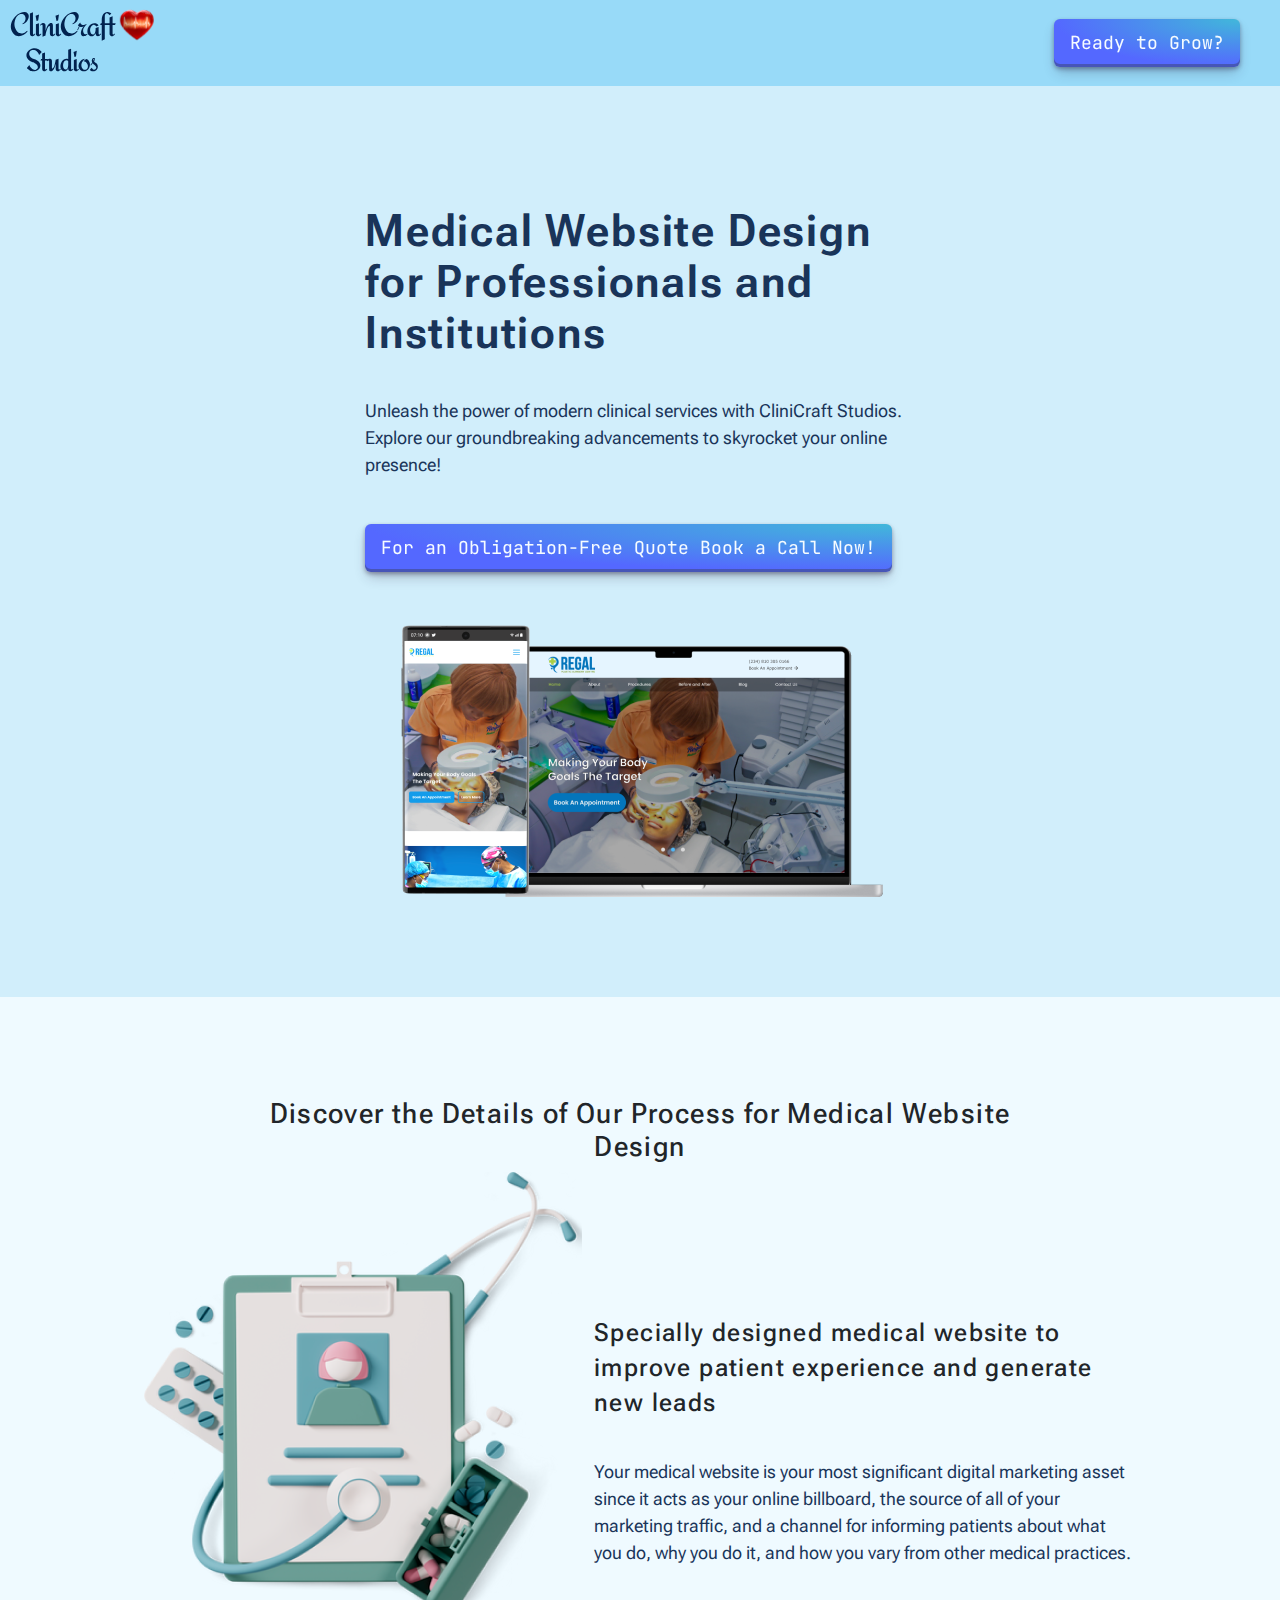
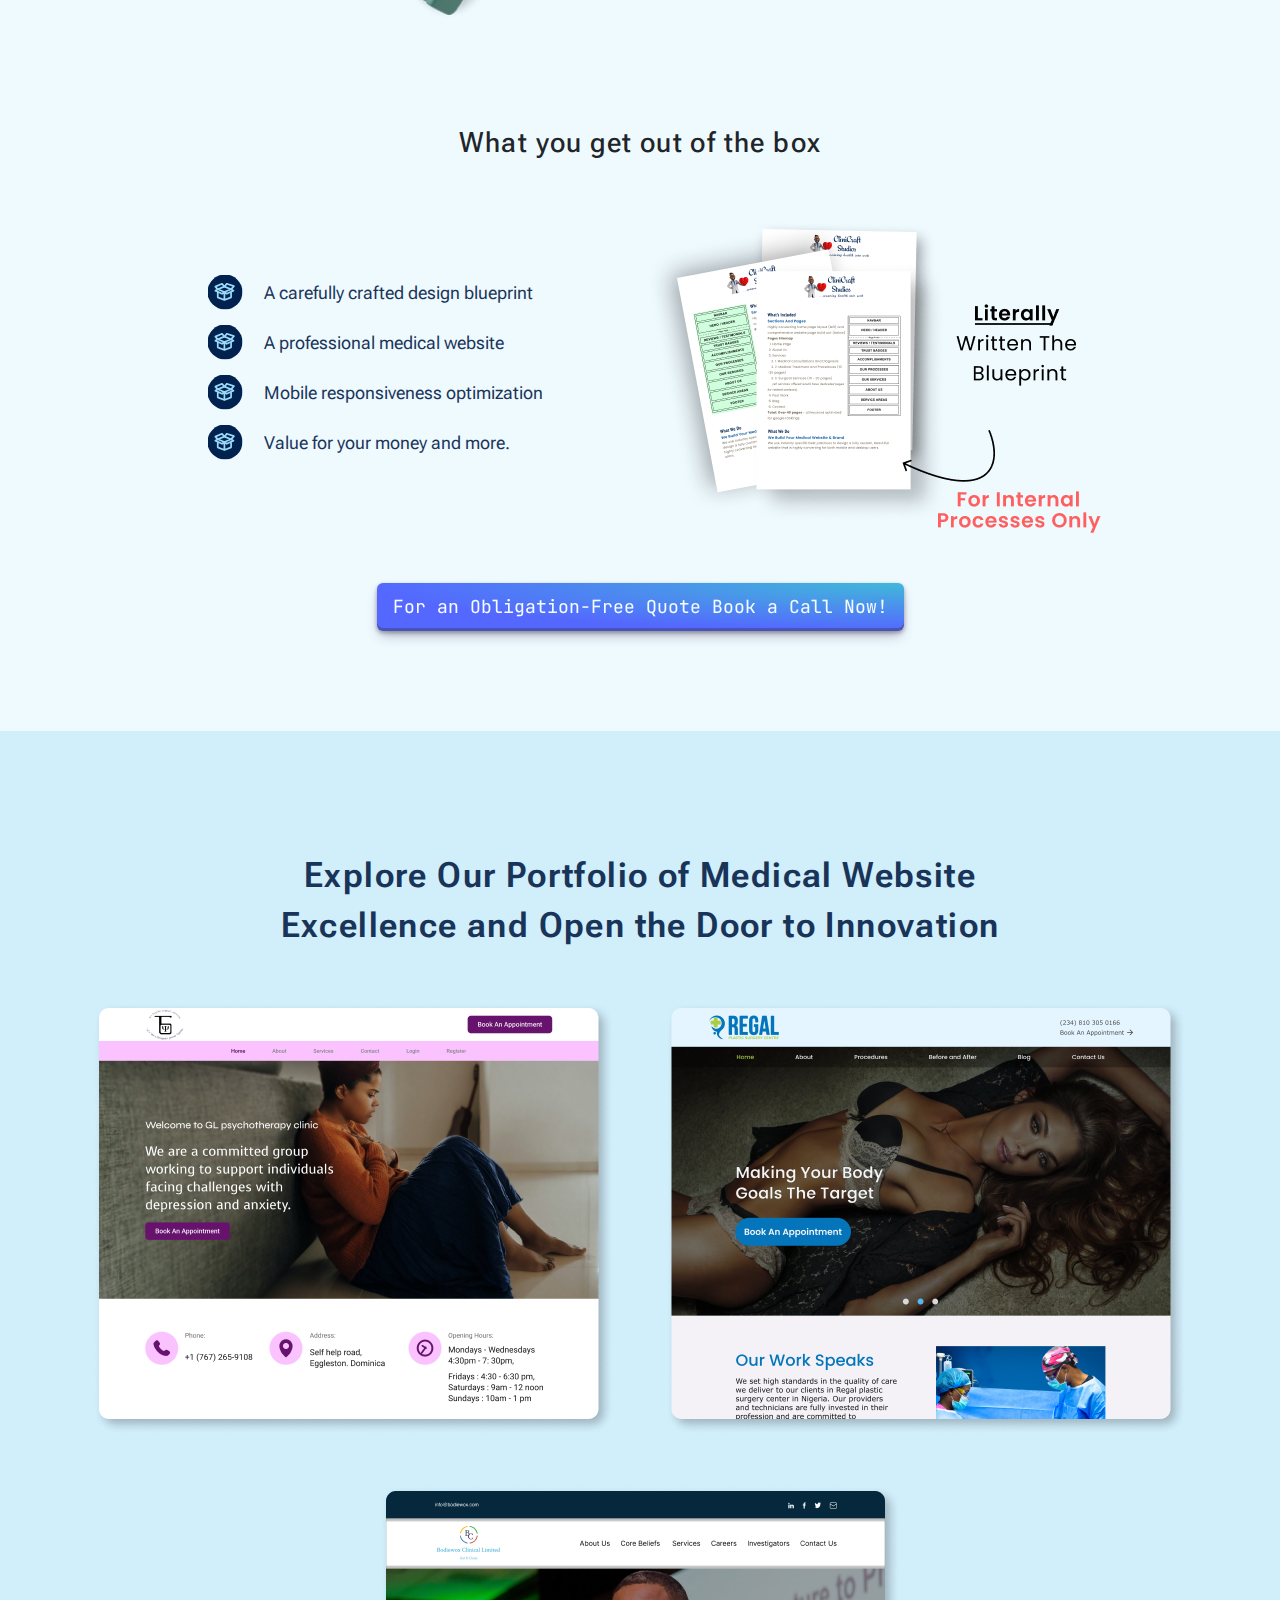
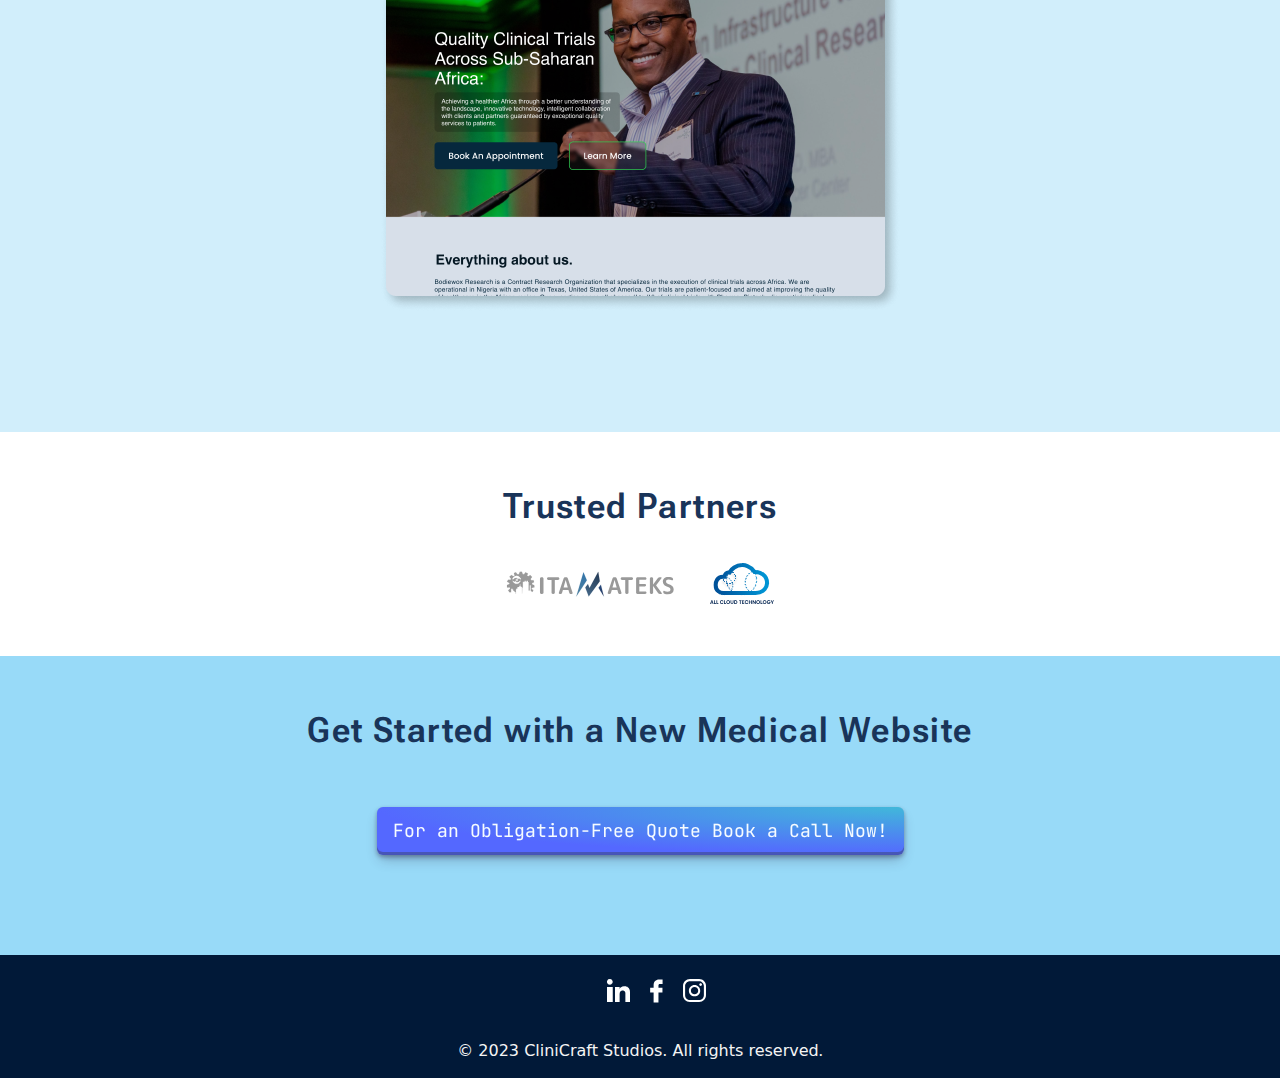
<file: index.html>
<!DOCTYPE html>
<html lang="en">
<head>
    <meta charset="utf-8">
    <meta http-equiv="X-UA-Compatible" content="IE=edge">
    <title>Clinicraft Studios</title>
    <meta name="viewport" content="width=device-width, initial-scale=1">
    <meta name="description" content="Crafting Digital Excellence for Medical Institutions" />
    <meta name="keywords" content=" Medical Website Design, Healthcare SEO, Responsive Medical Websites, Healthcare Institution Web Design, Hospital Website Solutions, Patient Engagement" />
    <meta name="author" content="CliniCraft Studios" />

    <!-- Place favicon.ico and apple-touch-icon.png in the root directory -->
	<link rel="shortcut icon" href="favicon.ico" type="image/x-icon">
    <link rel="stylesheet" href="main.css">
    <link rel="stylesheet" href="https://fonts.googleapis.com/css?family=Roboto Flex">
    <link rel="stylesheet" href="https://fonts.googleapis.com/css?family=JetBrains Mono">
    <link href="https://cdn.jsdelivr.net/npm/bootstrap@5.3.3/dist/css/bootstrap.min.css" rel="stylesheet" integrity="sha384-QWTKZyjpPEjISv5WaRU9OFeRpok6YctnYmDr5pNlyT2bRjXh0JMhjY6hW+ALEwIH" crossorigin="anonymous">
    
</head>
<body>
    <div class="container-main">
        <nav class="navbar">
            <div class="logo"><img src="/images/logo.svg" alt="clinicraft-logo"></div>
                <div><a class="cta"><button class="button-nav" class="cta" data-bs-toggle="modal" data-bs-target="#contact">Ready to Grow?</button></a></div>
        </nav>
        <section class="hero">
            <div class="wavy-border">
                <div class="bg-cta">
                    <h2 class="hero-text">Medical Website Design for Professionals and Institutions</h2>
                    <p>Unleash the power of modern clinical services with CliniCraft Studios. Explore our groundbreaking advancements to skyrocket your online presence!</p>
                    <button class="cta-button" data-bs-toggle="modal" data-bs-target="#contact">For an Obligation-Free Quote </span class="flexi" >Book a Call Now!</span></button>
                </div>
                <div class="disc-img"><img src="/images/bg-image.png" alt="an image of a mobile screen and a desktop screen showing a responsive view of a surgical website landing page" class="bg-img"></div>
            </div>         
        </section>
        <section class="services">
            <h3>Discover the Details of Our Process for Medical Website Design</h3>
            <div class="discover">
                <div class="disc-img"><img src="/images/medical history pills.png" alt="an illustration of a patients hospital record, drugs and medical kits"></div>
                <div class="disc-cont">
                    <h3 class="h3-sp">Specially designed medical website to improve patient experience and generate new leads</h3>
                    <p class="p-disc">Your medical website is your most significant digital marketing asset since it acts as your online billboard, the source of all of your marketing traffic, and a channel for informing patients about what you do, why you do it, and how you vary from other medical practices. </p>
                </div>
            </div>
        </section>
            
        <section class="services-2">
            <h3>What you get out of the box</h3>
            <span class="dsp">
                <ul>
                    <li> <img src="/images/list-icon.svg" alt="an illustration of an open box" class="align-image"> <span class="align-text">A carefully crafted design blueprint</span></li>
                    <li> <img src="/images/list-icon.svg" alt="an illustration of an open box" class="align-image"> <span class="align-text">A professional medical website</span></li>
                    <li> <img src="/images/list-icon.svg" alt="an illustration of an open box" class="align-image"> <span class="align-text">Mobile responsiveness optimization</span></li>
                    <li> <img src="/images/list-icon.svg" alt="an illustration of an open box" class="align-image"> <span class="align-text"> Value for your money and more.</span></li>
                </ul>
                <div class="box-img"><img class="blueprint" src="/images/blueprint.png" alt="a blue print for the whole design process"></div>
            </span>        
            <button class="cta-button" data-bs-toggle="modal" data-bs-target="#contact">For an Obligation-Free Quote </span class="flexi">Book a Call Now!</span></button>
        </section>          
        
        <section class="prev-work">
            <div class="box-cont1">Explore Our Portfolio of Medical Website Excellence and Open the Door to Innovation</div>
            <span class="dsp1"><div class="img-work"><img src="/images/gl psycho 1.png" alt="" class="img-work"></div>
            <div class="img-work"><img src="/images/regal.png" alt="" class="img-work"></div>
            <div class="img-work center" ><img src="/images/bodiewox.png" alt="" class="img-work"></div></span>

        </section>
        <div class="partners">
            <div class="box-cont1">Trusted Partners</div>
            <div class="moving">
                <img src="/images/itamateks.svg" alt="" class="">
                <img src="/images/all cloud tech.svg" alt="" class="moving-image">
            </div>
        </div>
        <section class="out-tro">
            <div class="box-cont1">Get Started with a New Medical Website</div>
            <button class="cta-button" data-bs-toggle="modal" data-bs-target="#contact">For an Obligation-Free Quote </span class="flexi">Book a Call Now!</span></button>      
        </section>
        <footer>
            <div class="icons">
                <ul class="social-icons">
                    <li><a href="https://www.linkedin.com/company/clinicraft-studios/" target="_blank"><img class="fb-icon" src="/images/linkedin.png" alt=""></a></li>
                    <li><a href="https://web.facebook.com/clinicraftstudios/" target="_blank"><img class="fb-icon" src="/images/facebook.svg" alt=""></a></li>
                    <li><a href="https://www.instagram.com/clinicraftstudios/" target="_blank"><img src="/images/instagram.svg" alt=""></a></li>
                </ul>
            </div>
           <div> &copy; 2023 CliniCraft Studios. All rights reserved<a class="a"href="/pages/pages.html">.</a></div>
        </footer>

        <!-- Modal -->
        <div class="modal fade" id="contact" tabindex="-1" aria-labelledby="contactLabel" aria-hidden="true">
            <div class="modal-dialog">
            <div class="modal-content">
                <div class="modal-header">
                <h1 class="modal-title fs-5" id="contactLabel">Contact Us</h1>
                <button type="button" class="btn-close" data-bs-dismiss="modal" aria-label="Close"></button>
                </div>
                <div class="modal-body">
                <p>Fill out this form and we will get back to you</p>
                <form action="">
                    <div class="mb-3">
                    <label for="full-name" class="col-form-label">Full Name:</label>
                    <input type="text" class="form-control" id="full-name">
                    </div>
                    <div class="mb-3">
                    <label for="email" class="col-form-label">Email:</label>
                    <input type="email" class="form-control" id="email">
                    </div>
                    <div class="mb-3">
                    <label for="phone" class="col-form-label">Phone:</label>
                    <input type="number" class="form-control" id="phone">
                    </div>
                    <div class="mb-3">
                    <label for="message" class="col-form-label">Message:</label>
                    <input type="message" class="form-control" id="message">
                    </div>
                </form>
                </div>
                <div class="modal-footer">
                <button type="button" class="btn btn-secondary" data-bs-dismiss="modal">Close</button>
                <button type="button" class="btn btn-primary">Submit</button>
                </div>
            </div>
            </div>
        </div>
        
        
       
    </div>
    <script src="https://cdn.jsdelivr.net/npm/bootstrap@5.3.3/dist/js/bootstrap.bundle.min.js" integrity="sha384-YvpcrYf0tY3lHB60NNkmXc5s9fDVZLESaAA55NDzOxhy9GkcIdslK1eN7N6jIeHz" crossorigin="anonymous"></script>
</body>
</html>
</file>
<file: main.css>
* {
    box-sizing: border-box;
    margin: 0;
  }

.container-main{
    max-width: 100%;
    margin: 0 auto;
    padding: 0px;
    background-color: #EFFAFF;
}

.logo{
    flex: 1;
    margin-left: 0px;
}

.navbar{
    background: #98DAF8;
    justify-content: space-between;
    align-items: center;
    flex-shrink: 0;
    display: grid;
    grid-template-columns: 1fr auto;
    align-items: center;
    padding: 10px 20px;
}

.button-nav {
    align-items: center;
    appearance: none;
    background-image: radial-gradient(100% 100% at 100% 0, 
    #41b8da 0, #5468ff 100%);
    border: 0;
    border-radius: 6px;
    box-shadow: rgba(45, 35, 66, .4) 0 2px 4px,
    rgba(45, 35, 66, .3) 0 7px 13px -3px,
    rgba(58, 65, 111, .5) 0 -3px 0 inset;
    box-sizing: border-box;
    color: #f6fcff;
    cursor: pointer;
    display: inline-flex;
    font-family: JetBrains Mono, Robotoflex;
    height: 48px;
    justify-content: center;
    line-height: 1;
    list-style: none;
    overflow: hidden;
    padding-left: 16px;
    padding-right: 16px;
    position: relative;
    text-align: left;
    text-decoration: none;
    transition: box-shadow .15s,transform .15s;
    user-select: none;
    -webkit-user-select: none;
    touch-action: manipulation;
    white-space: nowrap;
    will-change: box-shadow,transform;
    font-size: 18px;
    margin-right: 40px;
  }
  
  .button-nav:focus {
    box-shadow: #3c4fe0 0 0 0 1.5px inset,
     rgba(45, 35, 66, .4) 0 2px 4px,
     rgba(45, 35, 66, .3) 0 7px 13px -3px,
     #3c4fe0 0 -3px 0 inset;
  }
  
  .button-nav:hover {
    box-shadow: rgba(45, 35, 66, .4) 0 4px 8px, 
    rgba(45, 35, 66, .3) 0 7px 13px -3px, 
    #3c4fe0 0 -3px 0 inset;
    transform: translateY(-2px);
  }
  
  .button-nav:active {
    box-shadow: #3c4fe0 0 3px 7px inset;
    transform: translateY(2px);
  }

  .hero {
    position: relative;
    height: fit-content;
    background-color: #D1EEFB; 
    color: #193459; 
    position: relative;
    padding: 0px;    
}

  .wavy-border{
    /*height: 600px;*/
    padding-top: 120px;
    padding-left: 100px;
    padding-right: 100px;
    padding-bottom: 100px;
    display: flex;
    justify-content: center;
    flex-wrap: wrap;
    gap: 50px;
}

.bg-cta{
    display: flex;
    flex-direction: column;
    align-items: flex-start;
    gap: 30px;
    width: 550px;
}

.hero-text{
    color: #193459;
    font-family: Roboto Flex;
    font-size: 45px;
    font-style: normal;
    font-weight: 600;
    line-height: 50.9px; /* 113.111% */
    letter-spacing: 1.8px;
}

p{
    font-family: Roboto Flex;
    font-size: 18px;
    color: #193459;
    line-height: 27px;
}

.cta-button {
    align-items: center;
    appearance: none;
    background-image: radial-gradient(100% 100% at 100% 0, 
    #41b8da 0, #5468ff 100%);
    border: 0;
    border-radius: 6px;
    box-shadow: rgba(45, 35, 66, .4) 0 2px 4px,
    rgba(45, 35, 66, .3) 0 7px 13px -3px,
    rgba(58, 65, 111, .5) 0 -3px 0 inset;
    box-sizing: border-box;
    cursor: pointer;
    display: inline-flex;
    font-family: JetBrains Mono, Robotoflex;
    height: 48px;
    justify-content: center;
    line-height: 1;
    list-style: none;
    overflow: hidden;
    padding-left: 16px;
    padding-right: 16px;
    position: relative;
    text-align: left;
    text-decoration: none;
    transition: box-shadow .15s,transform .15s;
    user-select: none;
    -webkit-user-select: none;
    touch-action: manipulation;
    white-space: nowrap;
    will-change: box-shadow,transform;
    font-size: 18px;
    color: #f6fcff;
    
    animation: hoverUpDown 2s infinite;
  }

  @keyframes hoverUpDown {
    0% {
        transform: translateY(0); /* Start at the normal position */
    }
    50% {
        transform: translateY(-10px); /* Hover up */
    }
    100% {
        transform: translateY(0); /* Hover down to the original position */
    }
}

/* Style the button on hover */
.hover-button:hover {
    background-color: #005073; /* Slightly darker blue on hover */
    animation: none; /* Disable the animation on hover */
}


   .cta-button:focus {
    box-shadow: #3c4fe0 0 0 0 1.5px inset,
     rgba(45, 35, 66, .4) 0 2px 4px,
      rgba(45, 35, 66, .3) 0 7px 13px -3px,
       #3c4fe0 0 -3px 0 inset;
  }
  
  .cta-button:hover {
    box-shadow: rgba(45, 35, 66, .4) 0 4px 8px, 
    rgba(45, 35, 66, .3) 0 7px 13px -3px,
     #3c4fe0 0 -3px 0 inset;
    transform: translateY(-2px);
  }
  
  .cta-button:active {
    box-shadow: #3c4fe0 0 3px 7px inset;
    transform: translateY(2px);
  }

  .cta{
    text-decoration: none;
    color: #f6fcff;
  }

  .services{
    display: flex;
    justify-content: center;
    flex-direction: column;
    align-items: center;
  }

  h3{
    color: #193459;
    text-align: center;
    font-family: Roboto Flex;
    font-size: 35px;
    font-style: normal;
    font-weight: 600;
    line-height: 50.9px; /* 145.429% */
    letter-spacing: 1.4px;
    max-width: 778px;
    display: inline-flex;
    padding-top: 100px;
    margin: auto;
    gap: 10px;
}

.services-2{
  display: flex;
  justify-content: center;
  flex-direction: column;
  align-items: center;
  background: #EFFAFF;
  padding-bottom: 100px;
}

.dsp{
  display: flex;
  align-items: center;
  padding: 50px 0;
}

.dsp ul{
  padding-right: 50px;
}

.dsp .box-img{
  padding-left: 50px;
}

ul li{
  list-style-type: none;
  font-family: Roboto Flex;
  font-size: 18px;
  color: #193459;
}

.align-image {
  vertical-align: middle;
  margin-right: 10px; 
  transform: scale(0.7);
}

.align-text {
  vertical-align: middle;  
}

.prev-work{
  background: #D1EEFB;
  width: 100%;
  padding-top: 70px;
  flex-direction: column;
  justify-content: center;
  align-items: center;
  gap: 30px;
  display: inline-flex;
  padding-bottom: 100px;
}

.box-cont1{
  color: #193459;
    text-align: center;
    font-family: Roboto Flex;
    font-size: 35px;
    font-style: normal;
    font-weight: 600;
    line-height: 50.9px; /* 145.429% */
    letter-spacing: 1.4px;
    max-width: 778px;
    display: inline-flex;
    padding-top: 50px;
    gap: 10px;

}

.dsp1{
  display: flex;
  flex-direction: row;
  flex-wrap: wrap;
  justify-content: center;
  align-items: center;
  gap: 16px;
  max-width: 1200px;
  margin: 0 auto;
  padding: 20px 10px;
  gap: 50px;
  /*
  display: flex;
  flex-wrap: wrap;
  align-items: center;
  padding: 50px 0;*/
}

  

  .img-work .center {
    padding-left: 50px;
    justify-content: center;
    align-items: center;
    display: flex;
  }



.discover{
    display: inline-flex;
    justify-content: center;
    align-items: center;
    gap: 12px;
}

.disc-cont{
    display: flex;
    flex-direction: column;
    align-items: flex-start;
    gap: 30px;
    width: 542px;
    
}

.h3-sp{
    font-size: 25px;
    line-height: 35px;
    text-align: left;
}


.partners{
  background-color: rgb(255, 255, 255); 
  height: fit-content; 
  padding-bottom: 50px;
  text-align: center;
 

}

.moving{
  padding-top: 30px;
}

.moving-image{
  margin-left: 30px;
}

.out-tro .cta-button{
  background-color: #98DAF8;
  align-items: center;
  justify-content: center;
  margin: auto;
}

.out-tro{
  background-color: #98DAF8;
  display: flex;
  justify-content: center;
  flex-direction: column;
  align-items: center;
  background: #98DAF8;
  padding-bottom: 100px;
  gap: 50px;
}

footer{
  width: 100%;
  height: fit-content;
  background: #011938;
  padding-top: 20px;
  display: flex;
  justify-content: center;
  flex-direction: column;
  align-items: center;
  color:#F4F4F4;
  padding-bottom: 15px;
  
}

.social-icons{
display: flex;
gap: 20px;
padding-bottom: 20px;
}

.icons{
display: block;
align-items: center;
justify-content: center;
}
.icons .social-icons li{
display: inline;
}

footer .a {
  color: white;
  text-decoration: none;
  font-family: roboto ;
}









/* Create responsive design using media queries */
@media screen and (max-width: 910px) {
    /* Adjust styles for smaller screens (e.g., tablets) */
    .container {
      padding: 10px;
    }



    img {
        max-width: 100%;
        height: auto;
        object-fit: contain;
      }

      footer .a {
        color: white;
        text-decoration: none;
        font-family: roboto;
      }
  }
  




  @media screen and (max-width: 480px) {
    /* Adjust styles for even smaller screens */
    .container {
      padding: 0px;
      
    }

    .button-nav{
      margin-right: 15px;
    }

    .wavy-border{
      display: flex;
      text-align: center;
      padding-top: 50px;
    }
    
    .hero-text{
      color: #193459;
      font-family: Roboto Flex;
      font-size: 35px;
      font-style: normal;
      font-weight: 600;
      line-height: 40px; /* 113.111% */
      letter-spacing: 1.8px;
    }

    img {
        max-width: 100%;
        height: auto;
        object-fit: contain; 
        
      }

      .cta-button {
        display: flex;
        align-items: center;
        appearance: none;
        background-image: radial-gradient(100% 100% at 100% 0, 
        #41b8da 0, #5468ff 100%);
        border: 0;
        border-radius: 6px;
        box-shadow: rgba(45, 35, 66, .4) 0 2px 4px,
        rgba(45, 35, 66, .3) 0 7px 13px -3px,
        rgba(58, 65, 111, .5) 0 -3px 0 inset;
        box-sizing: border-box;
        cursor: pointer;
        display: inline-flex;
        font-family: JetBrains Mono, Robotoflex;
        height: 78px;
        justify-content: center;
        line-height: 1;
        list-style: none;
        overflow: hidden;
        padding-left: 10px;
        padding-right: 10px;
        position: relative;
        text-decoration: none;
        transition: box-shadow .15s,transform .15s;
        user-select: none;
        -webkit-user-select: none;
        touch-action: manipulation;
        white-space: nowrap;
        will-change: box-shadow,transform;
        font-size: 16px;        
        animation: hoverUpDown 2s infinite;
        transform: scale(0.6);
        width: 330px;       
        white-space: normal;
        word-wrap: break-word; 
        color: #f8fdff;
      }

      .cta-button{
        display: flex;
        text-align: center;
        text-decoration: none;
        color: #f6fcff;
        line-height: 20px;
      }

      /*services*/
      .services{
        display: flex;
        justify-content: center;
        flex-direction: column;
        align-items: center;
        background: #EFFAFF;
        padding-top: px;
    }

    h3{
        color: #193459;
        font-family: Roboto Flex;
        font-size: 32px;
        font-style: normal;
        font-weight: 600;
        line-height: 40px; /* 113.111% */
        letter-spacing: 1.8px;
        transform: scale(0.8);
        max-width: 440px;
        text-align: center;
    }

      .discover{
        display: flex;
        justify-content: center;
        flex-direction: column;
        align-items: center;
        gap:20px; 
    }

    .disc-cont{
        display: flex;
        flex-direction: column;
        gap: 0px;
        width: auto; 
        align-items: center;
        width: 355px; 
        margin-bottom: 10px;
    }
    

    .disc-img{
        width: auto;
        height: 300px;
        flex-shrink: 0;
        padding-left: 0px;
        align-items: center;
        transform: scale(0.7);        
    }

    .h3-sp{
        flex-direction: column;
        align-items: center;
        width: 355px; 
        
        margin-bottom: 10px;
        display: flex;
        text-align: center;
        font-size: 25px;
        font-style: normal;
        font-weight: 600;
        line-height: 40px; /* 113.111% */
        letter-spacing: 1.8px;
    }

    .p-disc{
        text-align: center;
        padding-bottom: 10px;
    }


  .services-2{
    display: flex;
    justify-content: center;
    flex-direction: column;
    align-items: center;
    background: #EFFAFF;
  }

  .dsp{
    flex-direction: column;
    align-items: flex-start;
    align-items: center;
    padding: 10px 0;
  }


  .dsp ul{
    padding-right: 0px;
  }
  
  .dsp .box-img{
    padding-left: 0px;
  }

  .services-2 .box-cont{
    color: #193459;
    font-family: Roboto Flex;
    font-size: 25px;
    font-style: normal;
    font-weight: 600;
    line-height: 40px; /* 113.111% */
    letter-spacing: 1.8px;
    text-align: center;
    padding-bottom: 20px;
    
  }

  ul{
    padding: 0;
    margin: 0;
    
  }

    li{
      list-style: none;
      padding: 5px 10px;
      height: 40px;
      flex-shrink: 0;
      font-family: Roboto Flex;
      font-size: 18px;
      font-style: normal;
      font-weight: 400;
      line-height: 35px; /* 140% */
      letter-spacing: 1px;
      color: #193459;
      padding-bottom: 10px;
      margin-bottom: 20px;
      }

    .align-image {
      vertical-align: middle;
      margin-right: 10px; 
      transform: scale(0.7);
  }
  
    .align-text {
      vertical-align: middle;  
  }


  .services-2 .box-img{
    padding: 30px 0;
    transform: scale(0.9);

  }

  #cta{
    justify-content: center;
    align-items: center;
    text-align: center;
  }

  .prev-work{
    padding-bottom: 50px;
    padding-top: 50px;
    background: #D1EEFB;
  }
  .box-cont1{
    color: #193459;
    font-family: Roboto Flex;
    font-size: 25px;
    font-style: normal;
    font-weight: 600;
    line-height: 40px; /* 113.111% */
    letter-spacing: 1.8px;
    text-align: center;
    padding-bottom: 20px;
    padding-left: 10px;
    padding-right: 10px;

}

.dsp1{
  display: flex;
}

  .img-work{
    transform: scale(0.9);
}

  .partners{
    background-color: rgb(255, 255, 255); 
    height: fit-content; 
    padding-bottom: 50px;
    text-align: center;

  }

  .moving-image{
    margin-left: 30px;
  }

  .out-tro .cta-button{
    background-color: #98DAF8;
    align-items: center;
    justify-content: center;
    margin: auto;
  }

  .out-tro{
    padding: 100px 0;
    background-color: #98DAF8;
  }

  footer{
    width: 100%;
    height: fit-content;
    background: #011938;
    padding-top: 20px;
    display: flex;
    justify-content: center;
    flex-direction: column;
    align-items: center;
    color:#F4F4F4;
    padding-bottom: 15px;
}

.social-icons{
  display: flex;
  gap: 0;
  padding-bottom: 0;
}

.icons{
  display: block;
  align-items: center;
  justify-content: center;

}
.icons .social-icons li{
  display: inline;
  
}

footer .a {
  color: white;
  text-decoration: none;
  font-family: roboto ;
}

}



/*forms styles

.contact-form {
  display: flex;
  flex-direction: column;
}

.container {
  max-width: 500px;
  max-height: 900px;
  margin: 0 auto;
  padding: 20px;
  background-color: #fff;
  border-radius: 5px;
  box-shadow: 0 0 10px rgba(0, 0, 0, 0.2);
  
}

.form-head{
  display: flex;
  justify-content: space-between;
  align-items: center;
  padding-bottom: 30px;
}

.close-button{
  color: #fff;
  background-color: rgb(240, 48, 48);
  border: none;
  align-items: center;
  border-radius: 5px;
  box-shadow: 0 0 10px rgba(0, 0, 0, 0.2);
     
}
.close-button:hover{
  box-shadow: rgba(45, 35, 66, .4) 0 4px 8px, 
    rgba(45, 35, 66, .3) 0 7px 13px -3px,
     #3c4fe0 0 -1px 0 inset;
  transform: translateY(-2px);
}

.check{
  padding: 20px 0;
  font-size:16px ;
}

label {
  margin: 10px 0;
}

input[type="text"], input[type="email"], input[type="tel"], textarea {
  padding: 10px;
  margin-bottom: 10px;
  border: 1px solid #ccc;
  border-radius: 5px;
}

input[type="submit"] {
  background-color: #007BFF;
  color: #fff;
  padding: 10px;
  border: none;
  border-radius: 5px;
  cursor: pointer;
}

.mo-content{
  background-color: #fff;
  border-radius: 5px;
  box-shadow: 0 0 10px rgba(0, 0, 0, 0.2);
  max-width: 400px;
  margin: 100px auto;
  padding: 20px;
}



.book{
  font-size: larger;
  font-weight: 600;
}

input[type="submit"]:hover {
  background-color: #0056b3;
}
@media screen and (max-width: 480px) {
  .container {
      width: 400px;
      margin: 0 auto;
      padding: 20px;
      background-color: #fff;
      border-radius: 5px;
      box-shadow: 0 0 10px rgba(0, 0, 0, 0.2);
      
  }


  
  
}*/
</file>
